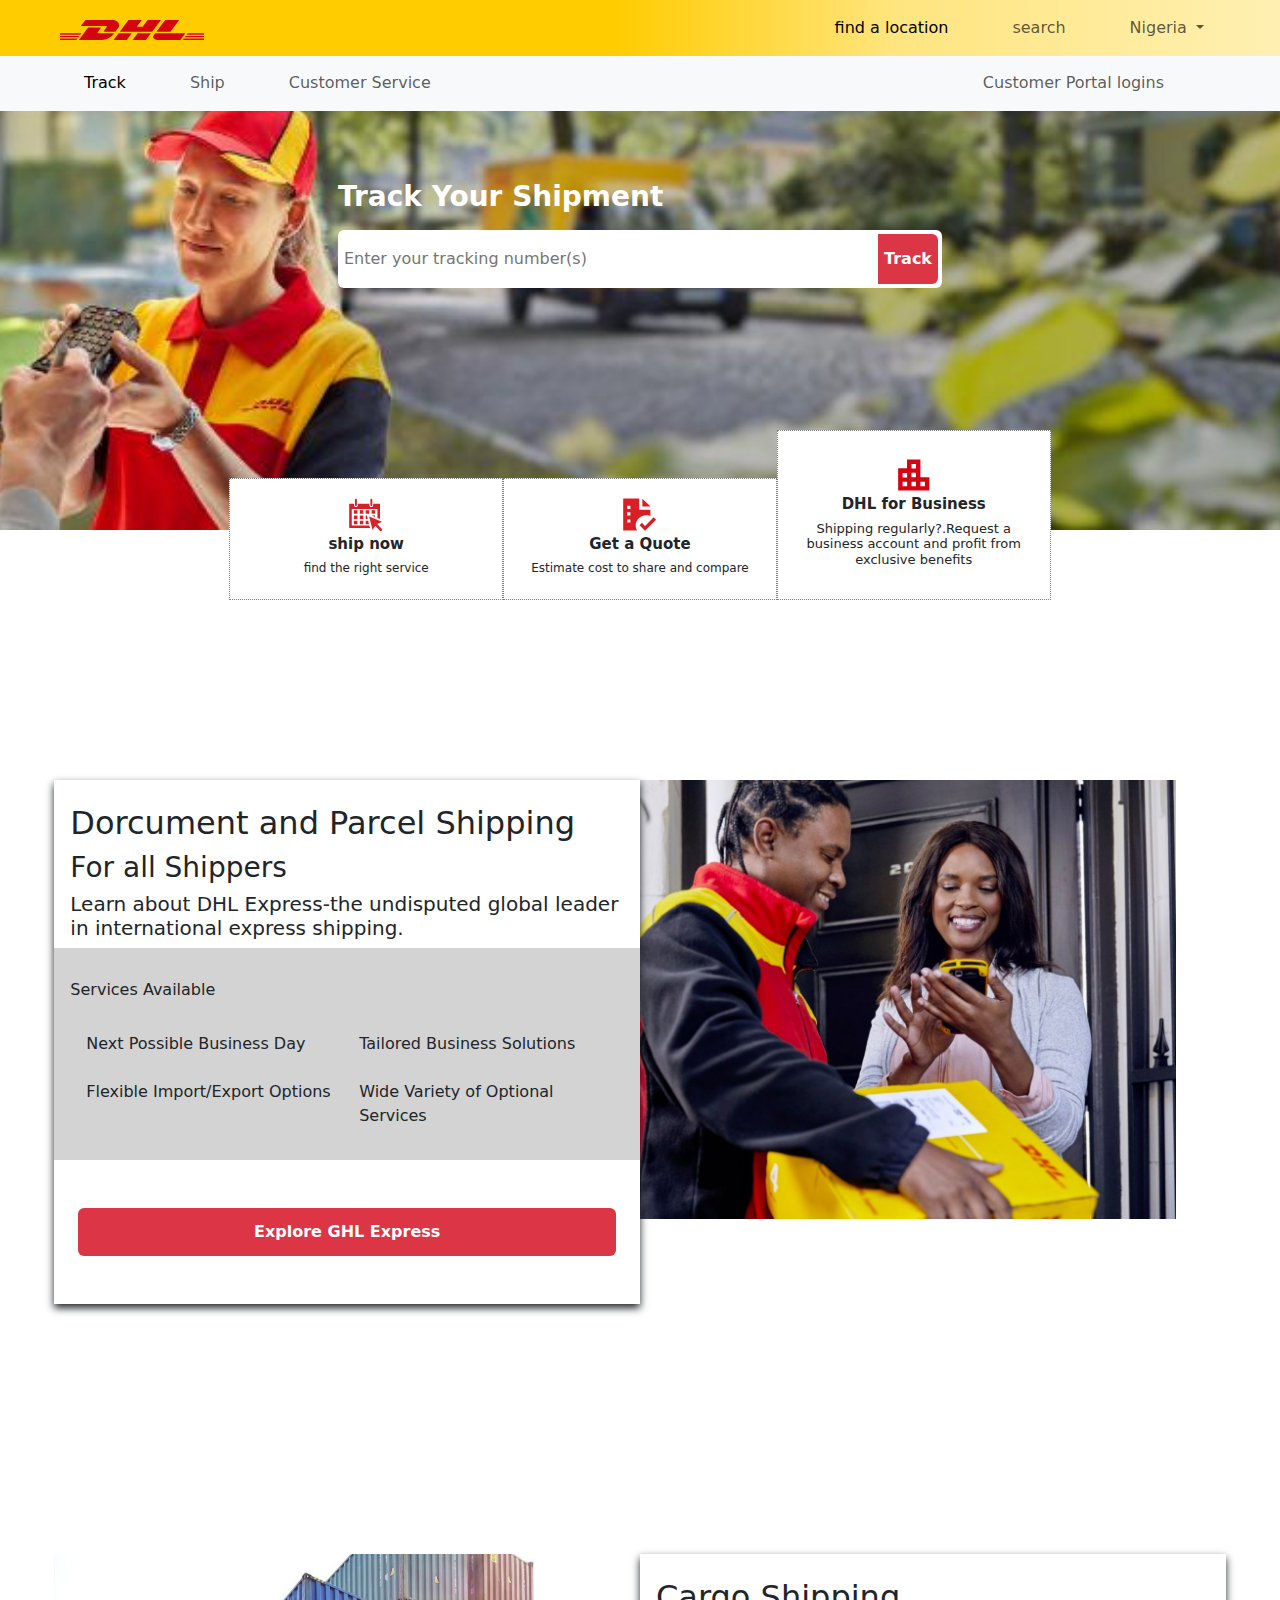
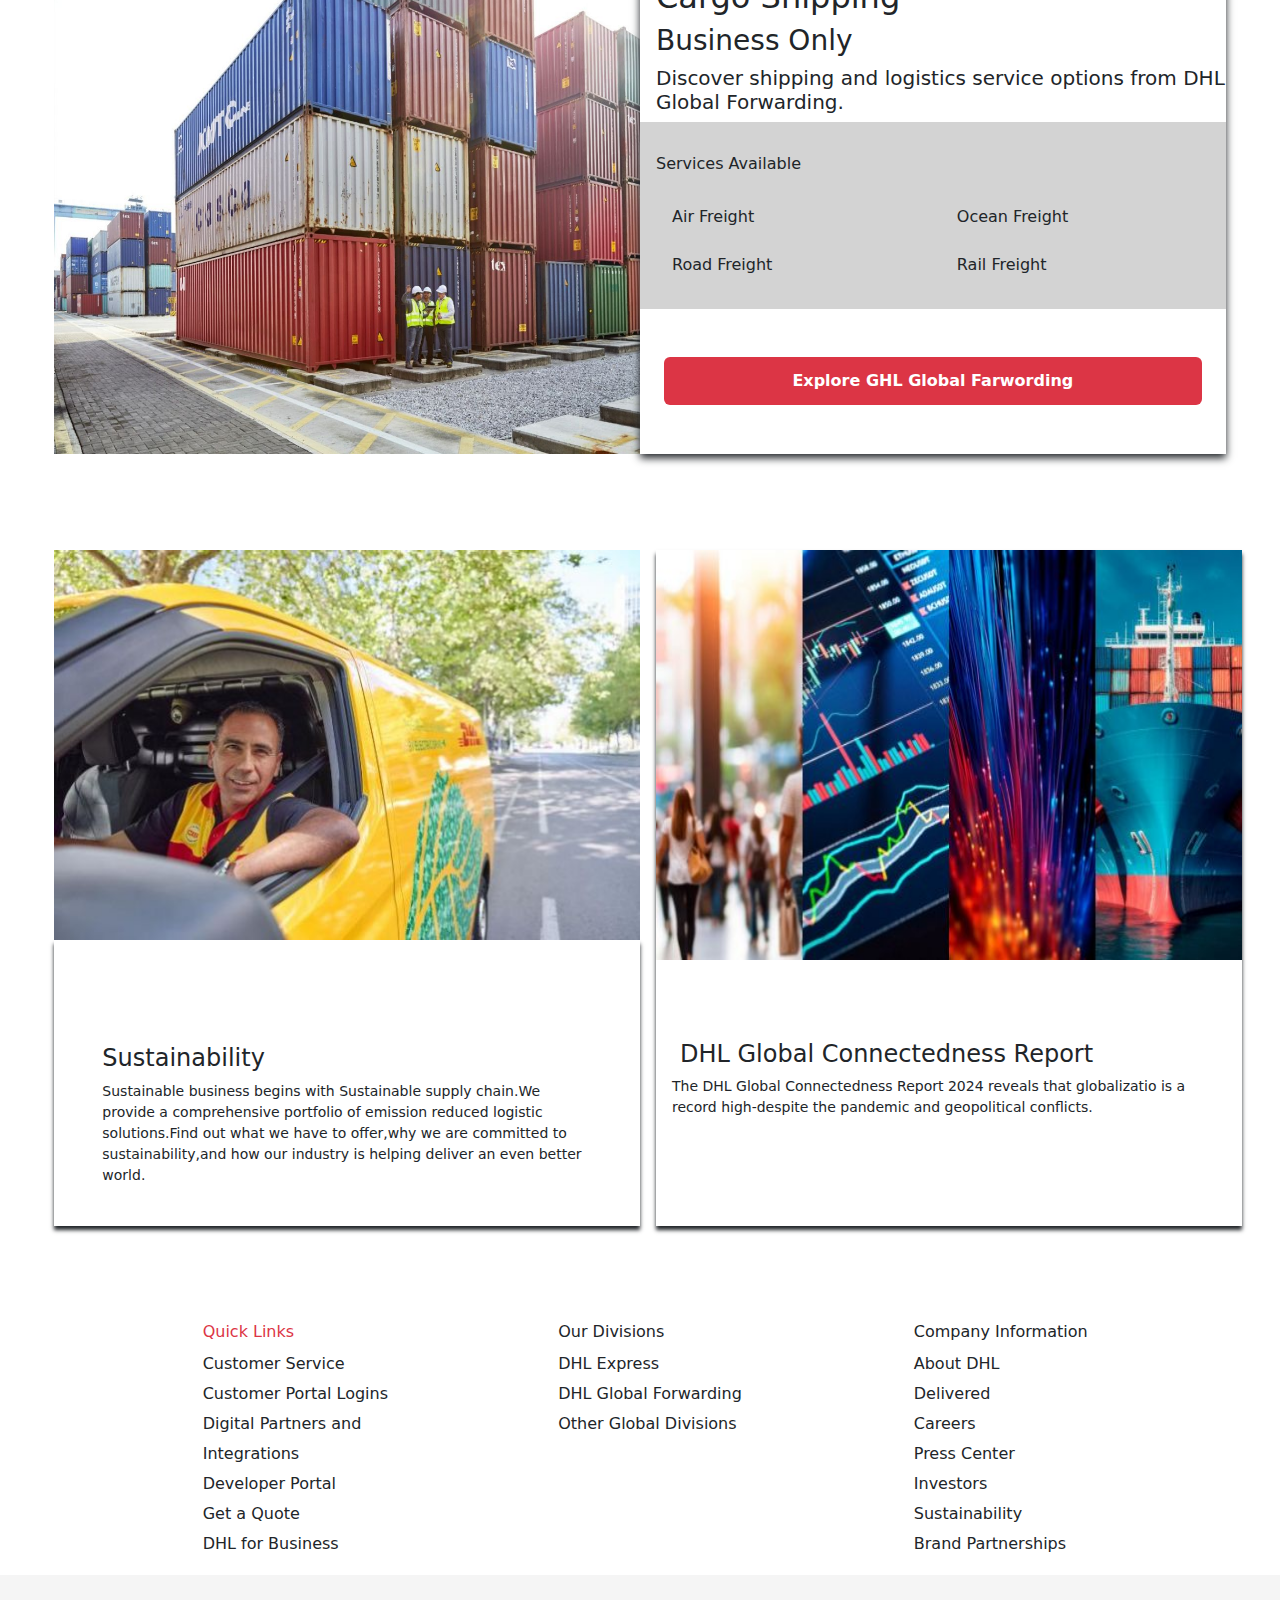
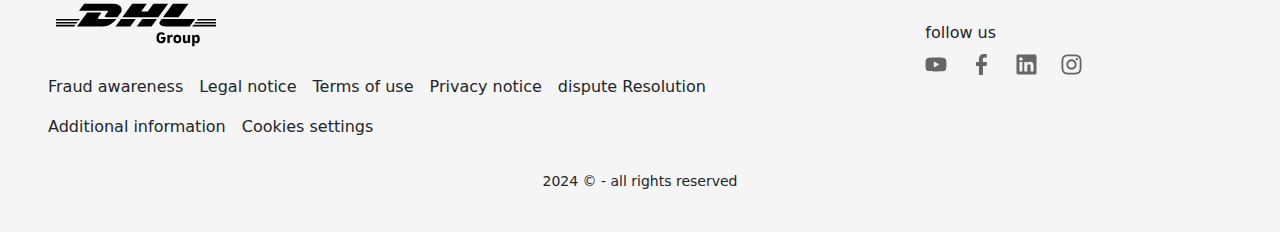
<file: index.html>
<!DOCTYPE html>
<html lang="en">
<head>
    <meta charset="UTF-8">
    <meta name="viewport" content="width=device-width, initial-scale=1.0">
    <title>Document</title>
    <link rel="stylesheet" href="https://cdnjs.cloudflare.com/ajax/libs/font-awesome/6.6.0/css/all.min.css"/>
    <link rel="stylesheet" href="new.css">
    <link rel="stylesheet" href="bootstrap-5.3.3-dist/bootstrap-5.3.3-dist/css/bootstrap.css">
</head>
<body>
    <nav class="navbar bb navbar-expand-lg bg-body-tertiary position-fixed">
        <div class="container-fluid">
          <a class="navbar-brand" href="#"><img class="ms-5" src="/dndlogo2.svg" alt=""></a>
          <button class="navbar-toggler" type="button" data-bs-toggle="collapse" data-bs-target="#navbarSupportedContent" aria-controls="navbarSupportedContent" aria-expanded="false" aria-label="Toggle navigation">
            <span class="navbar-toggler-icon"></span>
          </button>
          <div class="collapse navbar-collapse " id="navbarSupportedContent">
            <ul class="navbar-nav ms-auto me-5 gap-5 mb-2 mb-lg-0">
              <li class="nav-item">
                <a class="nav-link active" aria-current="page" href="#">find a location</a>
              </li>
              <li class="nav-item">
                <a class="nav-link" href="#">search</a>
              </li>
              <li class="nav-item dropdown">
                <a class="nav-link dropdown-toggle me-2" href="#" role="button" data-bs-toggle="dropdown" aria-expanded="false">
                  Nigeria
                </a>
                <!-- <ul class="dropdown-menu">
                  <li><a class="dropdown-item" href="#">Action</a></li>
                  <li><a class="dropdown-item" href="#">Another action</a></li>
                  <li><hr class="dropdown-divider"></li>
                  <li><a class="dropdown-item" href="#">Something else here</a></li>
                </ul> -->
              </li>
              <!-- <li class="nav-item">
                <a class="nav-link disabled" aria-disabled="true">Disabled</a>
              </li> -->
            </ul>
            <!-- <form class="d-flex" role="search">
              <input class="form-control me-2" type="search" placeholder="Search" aria-label="Search">
              <button class="btn btn-outline-success" type="submit">Search</button>
            </form> -->
          </div>
        </div>
      </nav>
      <nav class="navbar d-none d-md-flex cc navbar-expand-lg bg-body-tertiary ">
        <div class="container-fluid">
          <!-- <a class="navbar-brand" href="#">Navbar</a> -->
          <button class="navbar-toggler" type="button" data-bs-toggle="collapse" data-bs-target="#navbarSupportedContent" aria-controls="navbarSupportedContent" aria-expanded="false" aria-label="Toggle navigation">
            <span class="navbar-toggler-icon"></span>
          </button>
          <div class="collapse navbar-collapse" id="navbarSupportedContent">
            <ul class="navbar-nav ms-5 gap-5 mb-2 mb-lg-0">
              <li class="nav-item">
                <a class="nav-link active ms-3" aria-current="page" href="#">Track</a>
              </li>
              <li class="nav-item">
                <a class="nav-link" href="#">Ship</a>
              </li>
              <li class="nav-item">
                <a class="nav-link" href="#">Customer Service</a>
              </li>
              </ul>
              <ul class="navbar-nav ms-auto me-5 gap-5 mb-2 mb-lg-0">
              <li class="nav-item">
                <a class="nav-link me-5 " href="#">Customer Portal logins</a>
              </li>

              <!-- <li class="nav-item dropdown">
                <a class="nav-link dropdown-toggle" href="#" role="button" data-bs-toggle="dropdown" aria-expanded="false">
                  Dropdown
                </a>
                <ul class="dropdown-menu">
                  <li><a class="dropdown-item" href="#">Action</a></li>
                  <li><a class="dropdown-item" href="#">Another action</a></li>
                  <li><hr class="dropdown-divider"></li>
                  <li><a class="dropdown-item" href="#">Something else here</a></li>
                </ul>
              </li> -->
              <!-- <li class="nav-item">
                <a class="nav-link disabled" aria-disabled="true">Disabled</a>
              </li> -->
            </ul>
            <!-- <form class="d-flex" role="search">
              <input class="form-control me-2" type="search" placeholder="Search" aria-label="Search">
              <button class="btn btn-outline-success" type="submit">Search</button>
            </form> -->
          </div>
        </div>
      </nav>
<div>
  <div class="row tr ">
      <div class="col-lg-6 mx-auto ts p-4 ">
                <h3 class="fw-bold text-white">Track Your Shipment</h3>
         <div class="bg-white w-100 d-grid d-lg-flex p-1 rounded-2 mt-3 ;">
                <input class=" border-0 w-100" type="search" style="outline: none;height: 50px; " placeholder= "Enter your tracking number(s)">
                <button class="bg-danger flex-fill  rounded-end-2 border-0 text-white fw-bold  " style="height: 50px;">Track</button>
        </div>
            </div>
                <div class="col-lg-8 mx-auto">
                    <div class="row  rr align-items-end pt-5 px-4 gap-2 gap-md-0 ">
                        <div class="col-lg-4 bg-white ss text-center py-3 ">
                            <img src="/ship.svg" alt="" class="" width="40px">
                            <h5 style="font-size: 15px;" class="fw-bold ">ship now</h5>
                            <h6 style="font-size: 12px;">find the right service</h6>
                        </div>
                        <div class="col-lg-4 bg-white ss text-center py-3">
                            <img src="/quote.svg" alt="" class="" width="40px">
                            <h5 style="font-size: 15px ;" class="fw-bold ">Get a Quote</h5>
                            <h6 style="font-size: 12px;">Estimate cost to share and compare</h6>
                        </div>
                        <div class="col-lg-4 bg-white ss text-center py-4 ">
                            <img  src="/busi.svg" alt="" class="" width="40px" >
                            <h5 style="font-size: 15px;" class="fw-bold">DHL for Business</h5>
                            <h6 style="font-size: 13px;">Shipping regularly?.Request a business account and profit from exclusive benefits</h6>
                        </div>
                    </div>
                </div>
            </div>
        </div>
             <div class="row">
               <div class="col-lg-11 gg d-lg-flex mx-auto">
                    <div class=" col-lg-6 dor bg-white  ">
                  <h2 class="pt-4 ps-3 ">Dorcument and Parcel Shipping</h2>
                  <h3 class="fw-light ps-3">For all Shippers</h3>
                  <h5 class="fw-light ps-3">Learn about DHL Express-the undisputed global leader in international express shipping.</h5>
                  <div class="sa  p-2">
                    <h6 class="pt-4 ps-2">Services Available</h6>
                    <div class="row p-4 ">
                    <div class="col-lg-6">Next Possible Business Day</div>
                    <div class="col-lg-6">Tailored Business Solutions</div>
                    <div class="col-lg-6 pt-4">Flexible Import/Export Options</div>
                    <div class="col-lg-6 pt-4">Wide Variety of Optional Services</div>
                    </div>
                  </div>
                  <div class="rol py-5 px-4 ">
                    <div class="col-lg-12 d-flex">
                  <button style="height: 48px;" class="flex-fill rounded-2 bg-danger text-white border-0 fw-bold">Explore GHL Express</button>
                  </div> 
                  </div>
                     </div>
                  <div class="col-lg-6 ">
                   <img src="/doccu.jpeg" alt="" class="img-fluid" >
                  </div>
                </div>
              </div>
              <div class="row">
                <div class="col-lg-11 gh d-lg-flex flex-row-reverse mx-auto">
                     <div class=" col-lg-6 dor bg-white  ">
                   <h2 class="pt-4 ps-3 ">Cargo Shipping</h2>
                   <h3 class="fw-light ps-3">Business Only</h3>
                   <h5 class="fw-light ps-3">Discover shipping and logistics service options from DHL Global Forwarding.</h5>
                   <div class="sa  p-2">
                     <h6 class="pt-4 ps-2">Services Available</h6>
                     <div class="row ps-4  "> 
                     <div class="col-lg-6 pt-4">Air Freight</div>
                     <div class="col-lg-6 pt-4">Ocean Freight</div>
                     <div class="col-lg-6 py-4">Road Freight</div>
                     <div class="col-lg-6 py-4">Rail Freight</div>
                     </div>
                   </div>
                   <div class="rol py-5 px-4 ">
                     <div class="col-lg-12 d-flex">
                   <button style="height: 48px;" class="flex-fill rounded-2 bg-danger text-white border-0 fw-bold">Explore GHL Global Farwording</button>
                   </div> 
                   </div>
                      </div>
                   <div class="col-lg-6 ">
                    <img src="/cargo.jpeg" alt="" class="img-fluid" >
                   </div>
                 </div>
               </div>
      <div class="row suz mt-5 ">
        <div class="col-lg-11 d-lg-flex mx-auto gap-3 mt-5">
          <div class="col-lg-6 ggs ">
            <img src="/sustain.jpeg" alt="" class="img-fluid" style="width: 100%;" >
            <div class=" suz1 px-5  py-4">
            <h4>Sustainability</h4>
            <p>Sustainable business begins with Sustainable supply chain.We provide a comprehensive portfolio of emission
               reduced logistic solutions.Find out what we have to offer,why we are committed to sustainability,and how 
               our industry is helping deliver an even better world.</p>
               </div>
          </div>
          <div class="col-lg-6 suz1 ">
            <img src="/connect.jpeg" alt=""  class="img-fluid" width="100%">
            <div class="suz1"></div>
            <h4 class="ms-4" >DHL Global Connectedness Report</h4>
             <p class="mx-3">The DHL Global Connectedness Report 2024 reveals that globalizatio is a record high-despite the pandemic and geopolitical conflicts.</p>
            
          </div>
        </div>
      </div>

      <div class="rol mt-5 ggg">
        <div class="col-lg-10 d-lg-flex mx-lg-auto">
        <div class="col-lg-4 ps-5 ">
          <h6 class="text-danger ms-5 mt-5">Quick Links</h6>
            <ol class="ms-3">
         <li> Customer Service</li>
         <li> Customer Portal Logins</li>
         <li>Digital Partners and Integrations</li>
         <li>Developer Portal </li>
         <li>Get a Quote</li>
         <li>DHL for Business</li>
          </ol>
        </div>
        <div class="col-lg-4 ps-5">
          <h6 class="ms-5 mt-5">Our Divisions</h6>
          <ol class="ms-3 mt-2">
         <li> DHL Express</li>
          <li>DHL Global Forwarding</li>
          <li>Other Global Divisions</li>
          </ol>
        </div>
        <div class="col-lg-4 ps-5">
          <h6 class="ms-5 mt-5">Company Information</h6>
          <ol class="ms-3">
          <li>About DHL</li>
          <li>Delivered</li> 
          <li>Careers</li>
          <li>Press Center
          <li>Investors </li>
          <li>Sustainability</li>
          <li>Brand Partnerships</li>
        </ol>
        </div>
        </div>
      </div>
      <div class="row dgroup ">
        <div class="col-12 d-lg-flex ">
            <div class="col-lg-8  ps-5">
              <img class="mt-4 ms-2" src="/ghlgroup.svg" alt="">
                  <div class="d-flex  flex-wrap gap-3 pt-4 " style="font-size: 16px;">
                    <div >Fraud awareness</div>
                    <div>Legal notice</div>
                    <div>Terms of use</div>
                    <div>Privacy notice</div>
                    <div>dispute Resolution</div>
                    <div>Additional information</div>
                    <div>Cookies settings</div>
                  </div>
            </div>
            <div class="col pt-5 ps-5">
              <h6 class="ps-4">follow us</h6>
              <div class="d-lg-flex gap-4 ps-4 pt-1"> 
                <img src="/youtube.svg" alt="" width="6%" > 
                <img src="/acebook.svg" alt=""  width="6%"> 
                <img src="/in.svg" alt=""  width="6%">
                <img src="/insta.svg" alt=""  width="6%"></div>
            </div>
        </div>
          <p class="text-center mt-2 py-4" style="font-size: 14px;">2024 © - all rights reserved</p>
      </div>
  
</body>
</html>
</file>
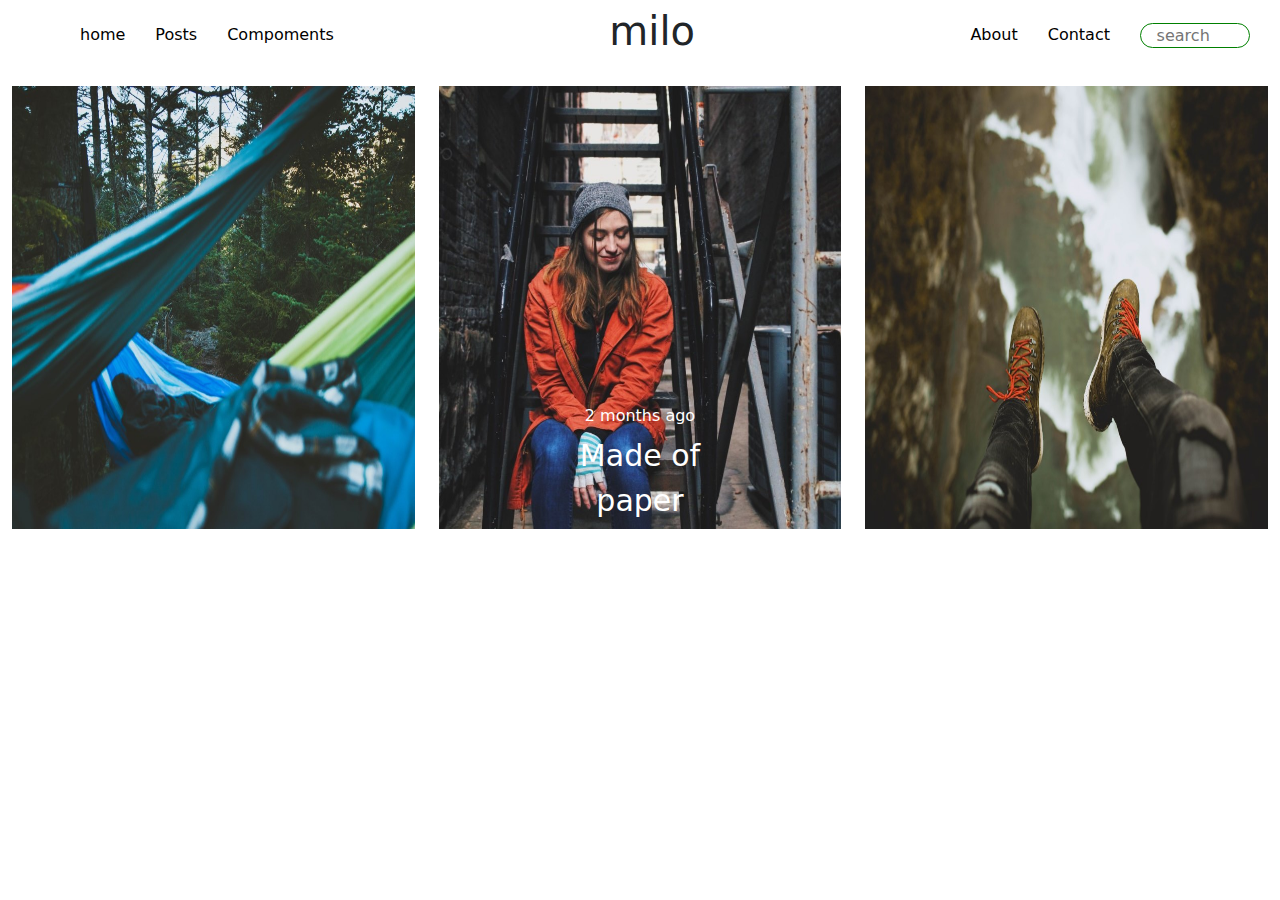
<file: featuredpost.html>
<!DOCTYPE html>
<html lang="en">
<head>
    <meta charset="UTF-8">
    <meta name="viewport" content="width=device-width, initial-scale=1.0">
    <title>Document</title>
    <link rel="stylesheet" href="bootstrap-5.3.3-dist/bootstrap-5.3.3-dist/css/bootstrap.css">
    <link rel="stylesheet" href="featured.css">
</head>
<body>
    <nav>
        <div class="firstt">
        <a href="">home</a>
        <a href="">Posts</a>
        <a href="">Compoments</a>
        </div>
         <h3>milo</h3>
         <div class="thirdd">
         <a href="">About</a>
         <a href="">Contact</a>
         <input type="search" placeholder="&emsp13;&emsp13; search">
         </div>
    </nav>
    <div class="row mx-auto mt-3 ">
        <div class="col-sm-12 col-lg-4">
            <img src="/12.jpg" alt="" class="img-fluid ">
            <div class="peeee">
            <p class="h6">2 years ago</p>
            <p>Sing about love</p>
            </div>
        </div>
        <div class="col-sm-12 col-lg-4">
            <img src="/5.jpg" alt="" class="img-fluid ">
            <div class="qeee">
                <p class="h6">2 months ago</p>
                <p>Made of paper</p>
            </div>
        </div>
        <div class="col-sm-12 col-lg-4">
            <img src="/22.jpg" alt="" class="img-fluid ">
            <div class="reee">
                <p class="h6">2 years ago</p>
                <p>The blind man</p>
            </div>
        </div>
    </div>

</body>
</html>
</file>
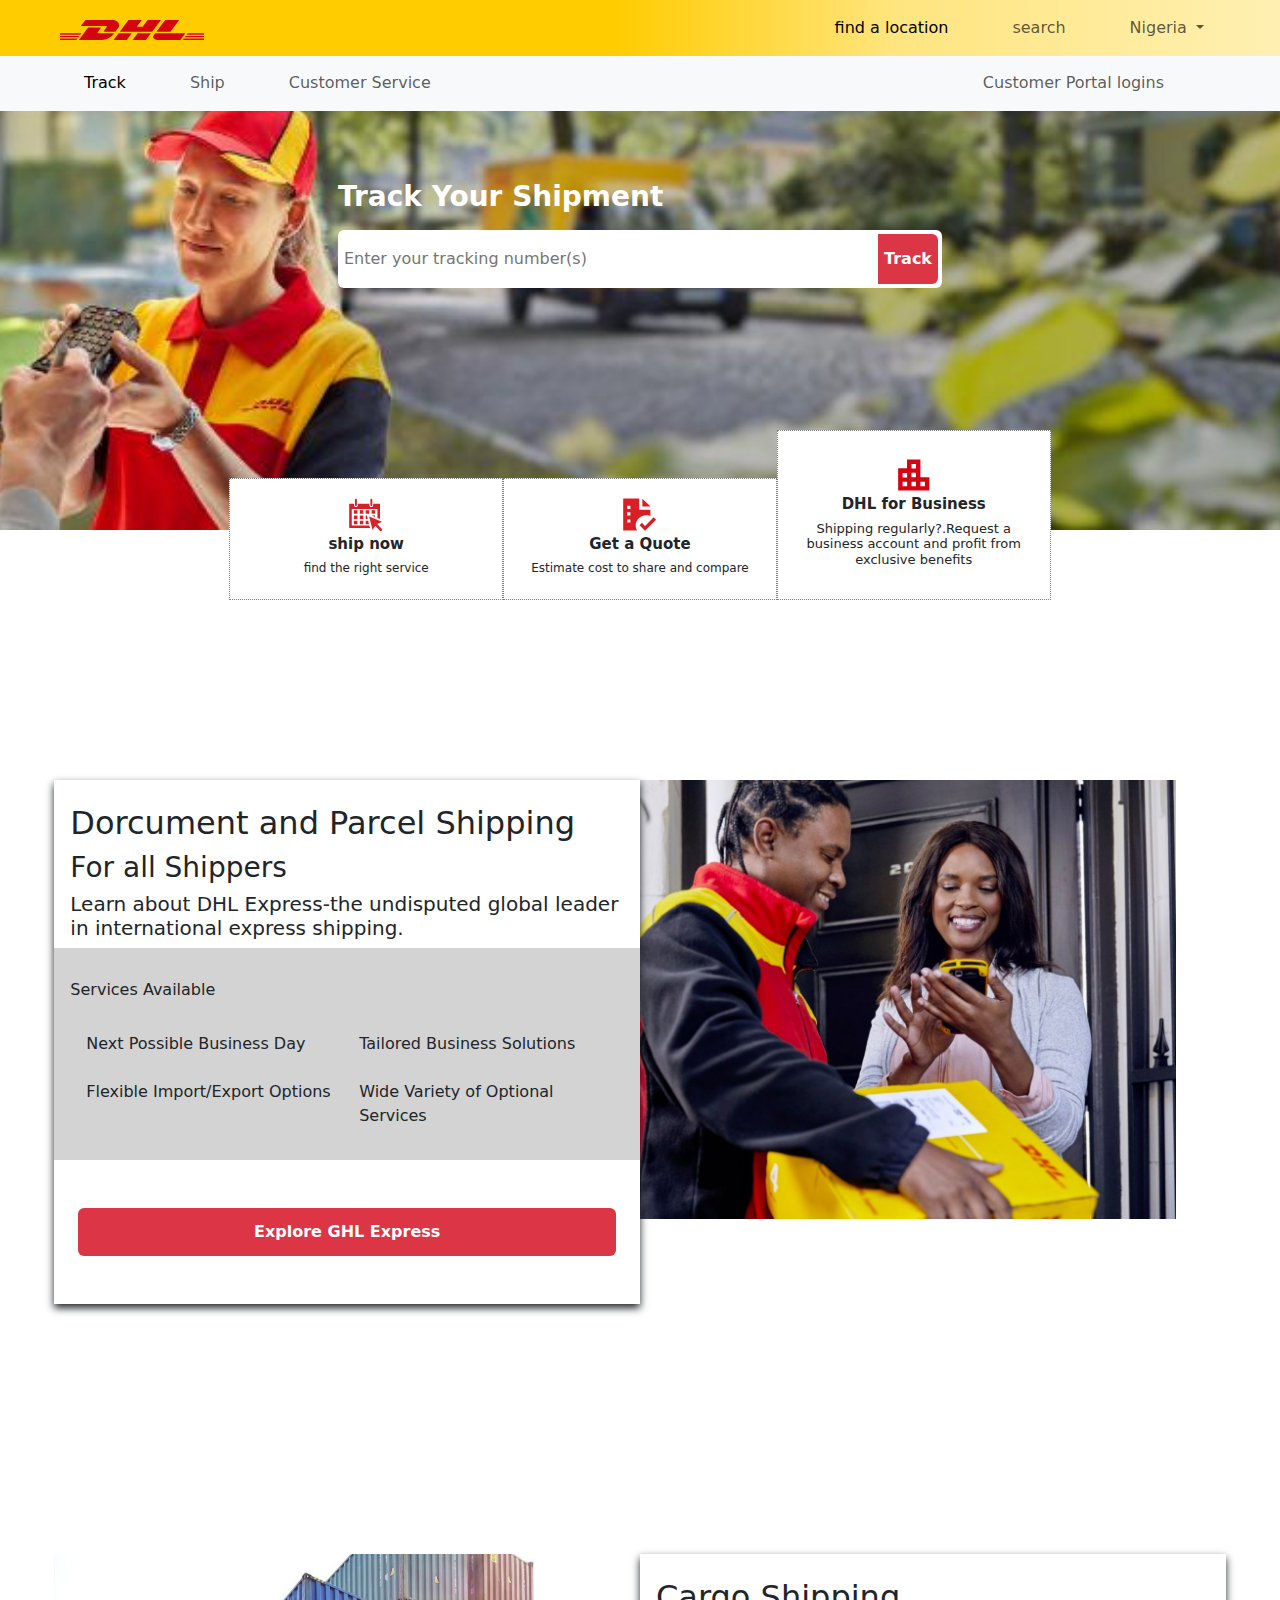
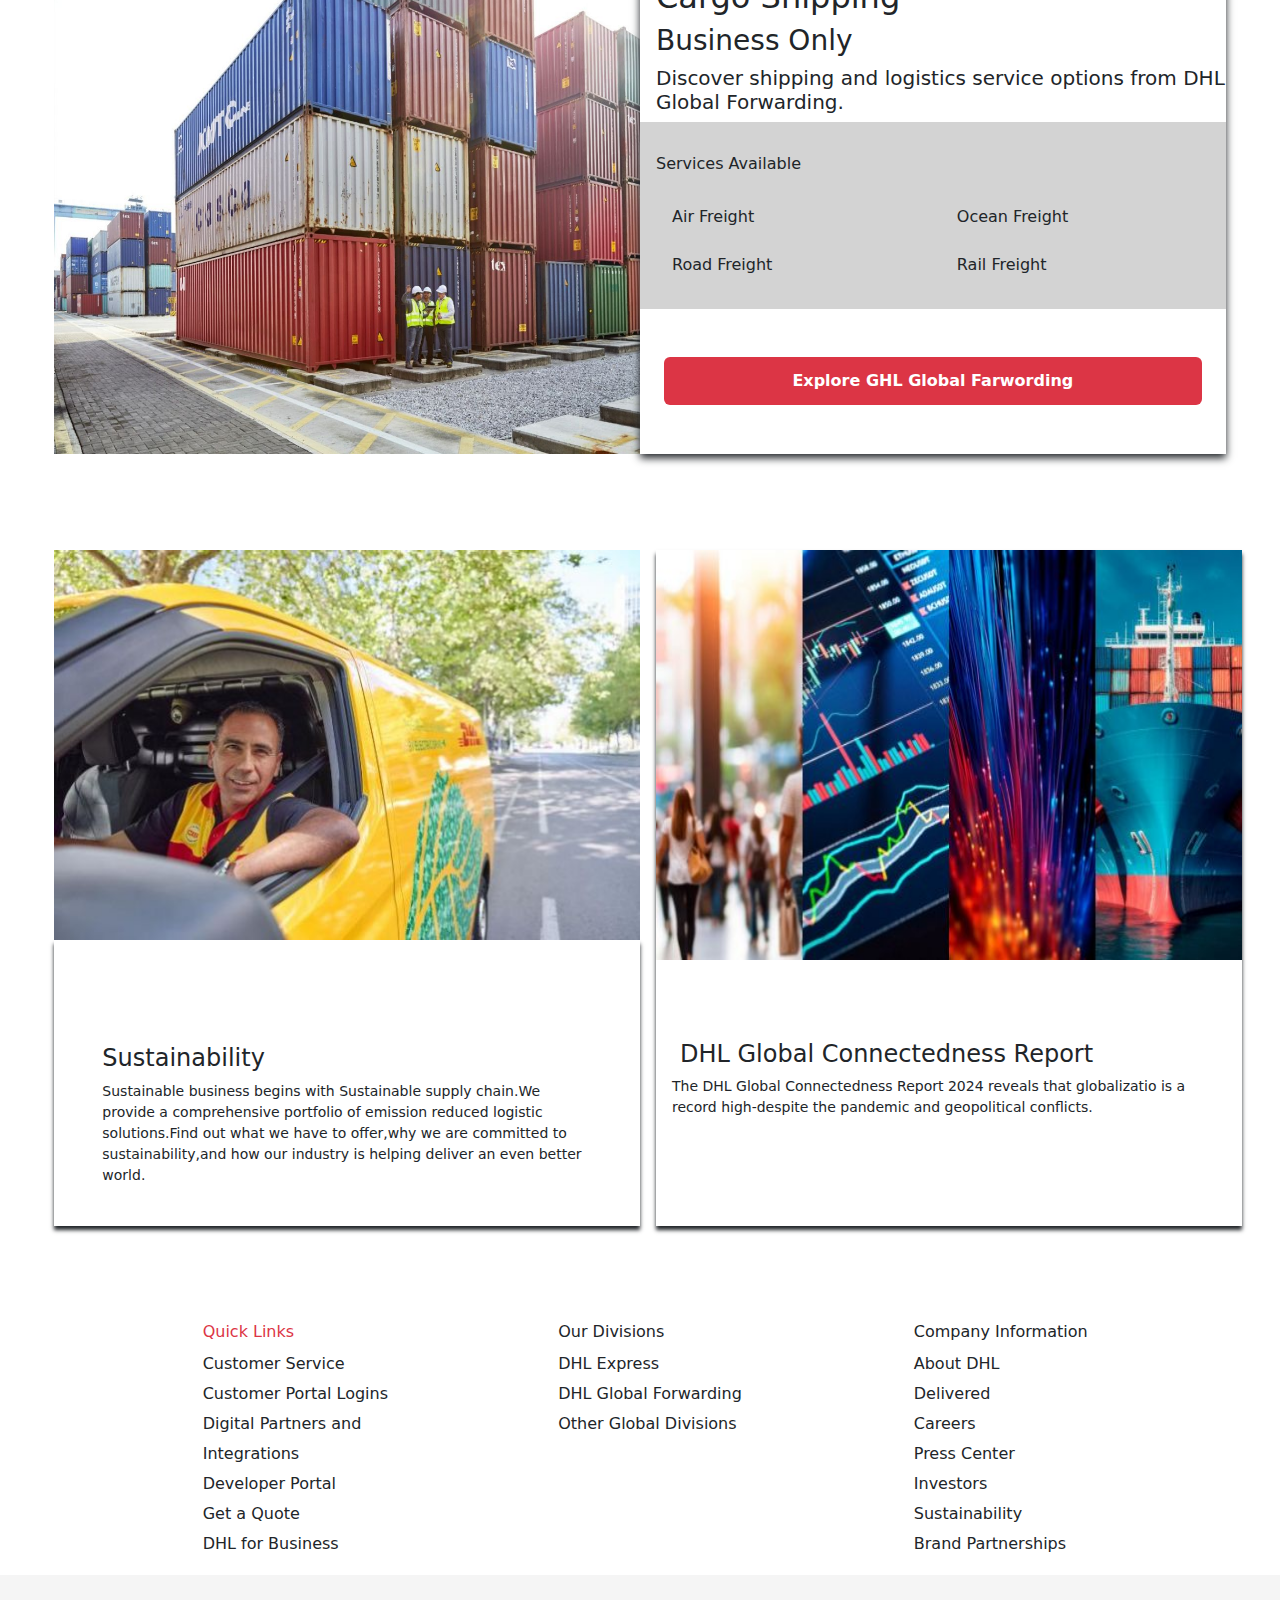
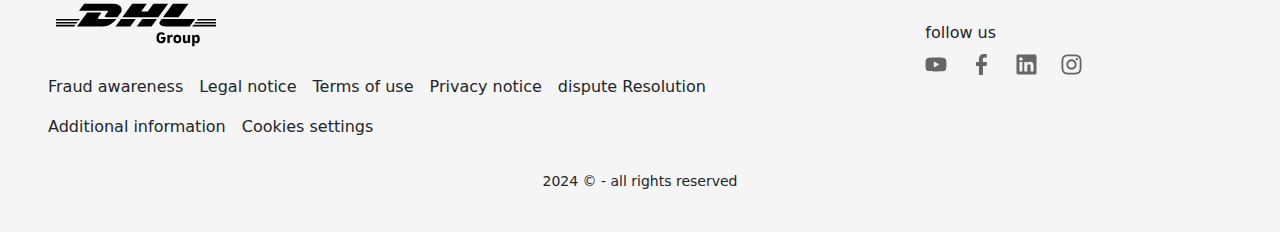
<file: new.html>
<!DOCTYPE html>
<html lang="en">
<head>
    <meta charset="UTF-8">
    <meta name="viewport" content="width=device-width, initial-scale=1.0">
    <title>Document</title>
    <link rel="stylesheet" href="https://cdnjs.cloudflare.com/ajax/libs/font-awesome/6.6.0/css/all.min.css"/>
    <link rel="stylesheet" href="new.css">
    <link rel="stylesheet" href="bootstrap-5.3.3-dist/bootstrap-5.3.3-dist/css/bootstrap.css">
</head>
<body>
    <nav class="navbar bb navbar-expand-lg bg-body-tertiary position-fixed">
        <div class="container-fluid">
          <a class="navbar-brand" href="#"><img class="ms-5" src="/dndlogo2.svg" alt=""></a>
          <button class="navbar-toggler" type="button" data-bs-toggle="collapse" data-bs-target="#navbarSupportedContent" aria-controls="navbarSupportedContent" aria-expanded="false" aria-label="Toggle navigation">
            <span class="navbar-toggler-icon"></span>
          </button>
          <div class="collapse navbar-collapse " id="navbarSupportedContent">
            <ul class="navbar-nav ms-auto me-5 gap-5 mb-2 mb-lg-0">
              <li class="nav-item">
                <a class="nav-link active" aria-current="page" href="#">find a location</a>
              </li>
              <li class="nav-item">
                <a class="nav-link" href="#">search</a>
              </li>
              <li class="nav-item dropdown">
                <a class="nav-link dropdown-toggle me-2" href="#" role="button" data-bs-toggle="dropdown" aria-expanded="false">
                  Nigeria
                </a>
                <!-- <ul class="dropdown-menu">
                  <li><a class="dropdown-item" href="#">Action</a></li>
                  <li><a class="dropdown-item" href="#">Another action</a></li>
                  <li><hr class="dropdown-divider"></li>
                  <li><a class="dropdown-item" href="#">Something else here</a></li>
                </ul> -->
              </li>
              <!-- <li class="nav-item">
                <a class="nav-link disabled" aria-disabled="true">Disabled</a>
              </li> -->
            </ul>
            <!-- <form class="d-flex" role="search">
              <input class="form-control me-2" type="search" placeholder="Search" aria-label="Search">
              <button class="btn btn-outline-success" type="submit">Search</button>
            </form> -->
          </div>
        </div>
      </nav>
      <nav class="navbar d-none d-md-flex cc navbar-expand-lg bg-body-tertiary ">
        <div class="container-fluid">
          <!-- <a class="navbar-brand" href="#">Navbar</a> -->
          <button class="navbar-toggler" type="button" data-bs-toggle="collapse" data-bs-target="#navbarSupportedContent" aria-controls="navbarSupportedContent" aria-expanded="false" aria-label="Toggle navigation">
            <span class="navbar-toggler-icon"></span>
          </button>
          <div class="collapse navbar-collapse" id="navbarSupportedContent">
            <ul class="navbar-nav ms-5 gap-5 mb-2 mb-lg-0">
              <li class="nav-item">
                <a class="nav-link active ms-3" aria-current="page" href="#">Track</a>
              </li>
              <li class="nav-item">
                <a class="nav-link" href="#">Ship</a>
              </li>
              <li class="nav-item">
                <a class="nav-link" href="#">Customer Service</a>
              </li>
              </ul>
              <ul class="navbar-nav ms-auto me-5 gap-5 mb-2 mb-lg-0">
              <li class="nav-item">
                <a class="nav-link me-5 " href="#">Customer Portal logins</a>
              </li>

              <!-- <li class="nav-item dropdown">
                <a class="nav-link dropdown-toggle" href="#" role="button" data-bs-toggle="dropdown" aria-expanded="false">
                  Dropdown
                </a>
                <ul class="dropdown-menu">
                  <li><a class="dropdown-item" href="#">Action</a></li>
                  <li><a class="dropdown-item" href="#">Another action</a></li>
                  <li><hr class="dropdown-divider"></li>
                  <li><a class="dropdown-item" href="#">Something else here</a></li>
                </ul>
              </li> -->
              <!-- <li class="nav-item">
                <a class="nav-link disabled" aria-disabled="true">Disabled</a>
              </li> -->
            </ul>
            <!-- <form class="d-flex" role="search">
              <input class="form-control me-2" type="search" placeholder="Search" aria-label="Search">
              <button class="btn btn-outline-success" type="submit">Search</button>
            </form> -->
          </div>
        </div>
      </nav>
<div>
  <div class="row tr ">
      <div class="col-lg-6 mx-auto ts p-4 ">
                <h3 class="fw-bold text-white">Track Your Shipment</h3>
         <div class="bg-white w-100 d-grid d-lg-flex p-1 rounded-2 mt-3 ;">
                <input class=" border-0 w-100" type="search" style="outline: none;height: 50px; " placeholder= "Enter your tracking number(s)">
                <button class="bg-danger flex-fill  rounded-end-2 border-0 text-white fw-bold  " style="height: 50px;">Track</button>
        </div>
            </div>
                <div class="col-lg-8 mx-auto">
                    <div class="row  rr align-items-end pt-5 px-4 gap-2 gap-md-0 ">
                        <div class="col-lg-4 bg-white ss text-center py-3 ">
                            <img src="/ship.svg" alt="" class="" width="40px">
                            <h5 style="font-size: 15px;" class="fw-bold ">ship now</h5>
                            <h6 style="font-size: 12px;">find the right service</h6>
                        </div>
                        <div class="col-lg-4 bg-white ss text-center py-3">
                            <img src="/quote.svg" alt="" class="" width="40px">
                            <h5 style="font-size: 15px ;" class="fw-bold ">Get a Quote</h5>
                            <h6 style="font-size: 12px;">Estimate cost to share and compare</h6>
                        </div>
                        <div class="col-lg-4 bg-white ss text-center py-4 ">
                            <img  src="/busi.svg" alt="" class="" width="40px" >
                            <h5 style="font-size: 15px;" class="fw-bold">DHL for Business</h5>
                            <h6 style="font-size: 13px;">Shipping regularly?.Request a business account and profit from exclusive benefits</h6>
                        </div>
                    </div>
                </div>
            </div>
        </div>
             <div class="row">
               <div class="col-lg-11 gg d-lg-flex mx-auto">
                    <div class=" col-lg-6 dor bg-white  ">
                  <h2 class="pt-4 ps-3 ">Dorcument and Parcel Shipping</h2>
                  <h3 class="fw-light ps-3">For all Shippers</h3>
                  <h5 class="fw-light ps-3">Learn about DHL Express-the undisputed global leader in international express shipping.</h5>
                  <div class="sa  p-2">
                    <h6 class="pt-4 ps-2">Services Available</h6>
                    <div class="row p-4 ">
                    <div class="col-lg-6">Next Possible Business Day</div>
                    <div class="col-lg-6">Tailored Business Solutions</div>
                    <div class="col-lg-6 pt-4">Flexible Import/Export Options</div>
                    <div class="col-lg-6 pt-4">Wide Variety of Optional Services</div>
                    </div>
                  </div>
                  <div class="rol py-5 px-4 ">
                    <div class="col-lg-12 d-flex">
                  <button style="height: 48px;" class="flex-fill rounded-2 bg-danger text-white border-0 fw-bold">Explore GHL Express</button>
                  </div> 
                  </div>
                     </div>
                  <div class="col-lg-6 ">
                   <img src="/doccu.jpeg" alt="" class="img-fluid" >
                  </div>
                </div>
              </div>
              <div class="row">
                <div class="col-lg-11 gh d-lg-flex flex-row-reverse mx-auto">
                     <div class=" col-lg-6 dor bg-white  ">
                   <h2 class="pt-4 ps-3 ">Cargo Shipping</h2>
                   <h3 class="fw-light ps-3">Business Only</h3>
                   <h5 class="fw-light ps-3">Discover shipping and logistics service options from DHL Global Forwarding.</h5>
                   <div class="sa  p-2">
                     <h6 class="pt-4 ps-2">Services Available</h6>
                     <div class="row ps-4  "> 
                     <div class="col-lg-6 pt-4">Air Freight</div>
                     <div class="col-lg-6 pt-4">Ocean Freight</div>
                     <div class="col-lg-6 py-4">Road Freight</div>
                     <div class="col-lg-6 py-4">Rail Freight</div>
                     </div>
                   </div>
                   <div class="rol py-5 px-4 ">
                     <div class="col-lg-12 d-flex">
                   <button style="height: 48px;" class="flex-fill rounded-2 bg-danger text-white border-0 fw-bold">Explore GHL Global Farwording</button>
                   </div> 
                   </div>
                      </div>
                   <div class="col-lg-6 ">
                    <img src="/cargo.jpeg" alt="" class="img-fluid" >
                   </div>
                 </div>
               </div>
      <div class="row suz mt-5 ">
        <div class="col-lg-11 d-lg-flex mx-auto gap-3 mt-5">
          <div class="col-lg-6 ggs ">
            <img src="/sustain.jpeg" alt="" class="img-fluid" style="width: 100%;" >
            <div class=" suz1 px-5  py-4">
            <h4>Sustainability</h4>
            <p>Sustainable business begins with Sustainable supply chain.We provide a comprehensive portfolio of emission
               reduced logistic solutions.Find out what we have to offer,why we are committed to sustainability,and how 
               our industry is helping deliver an even better world.</p>
               </div>
          </div>
          <div class="col-lg-6 suz1 ">
            <img src="/connect.jpeg" alt=""  class="img-fluid" width="100%">
            <div class="suz1"></div>
            <h4 class="ms-4" >DHL Global Connectedness Report</h4>
             <p class="mx-3">The DHL Global Connectedness Report 2024 reveals that globalizatio is a record high-despite the pandemic and geopolitical conflicts.</p>
            
          </div>
        </div>
      </div>

      <div class="rol mt-5 ggg">
        <div class="col-lg-10 d-lg-flex mx-lg-auto">
        <div class="col-lg-4 ps-5 ">
          <h6 class="text-danger ms-5 mt-5">Quick Links</h6>
            <ol class="ms-3">
         <li> Customer Service</li>
         <li> Customer Portal Logins</li>
         <li>Digital Partners and Integrations</li>
         <li>Developer Portal </li>
         <li>Get a Quote</li>
         <li>DHL for Business</li>
          </ol>
        </div>
        <div class="col-lg-4 ps-5">
          <h6 class="ms-5 mt-5">Our Divisions</h6>
          <ol class="ms-3 mt-2">
         <li> DHL Express</li>
          <li>DHL Global Forwarding</li>
          <li>Other Global Divisions</li>
          </ol>
        </div>
        <div class="col-lg-4 ps-5">
          <h6 class="ms-5 mt-5">Company Information</h6>
          <ol class="ms-3">
          <li>About DHL</li>
          <li>Delivered</li> 
          <li>Careers</li>
          <li>Press Center
          <li>Investors </li>
          <li>Sustainability</li>
          <li>Brand Partnerships</li>
        </ol>
        </div>
        </div>
      </div>
      <div class="row dgroup ">
        <div class="col-12 d-lg-flex ">
            <div class="col-lg-8  ps-5">
              <img class="mt-4 ms-2" src="/ghlgroup.svg" alt="">
                  <div class="d-flex  flex-wrap gap-3 pt-4 " style="font-size: 16px;">
                    <div >Fraud awareness</div>
                    <div>Legal notice</div>
                    <div>Terms of use</div>
                    <div>Privacy notice</div>
                    <div>dispute Resolution</div>
                    <div>Additional information</div>
                    <div>Cookies settings</div>
                  </div>
            </div>
            <div class="col pt-5 ps-5">
              <h6 class="ps-4">follow us</h6>
              <div class="d-lg-flex gap-4 ps-4 pt-1"> 
                <img src="/youtube.svg" alt="" width="6%" > 
                <img src="/acebook.svg" alt=""  width="6%"> 
                <img src="/in.svg" alt=""  width="6%">
                <img src="/insta.svg" alt=""  width="6%"></div>
            </div>
        </div>
          <p class="text-center mt-2 py-4" style="font-size: 14px;">2024 © - all rights reserved</p>
      </div>
  
</body>
</html>
</file>
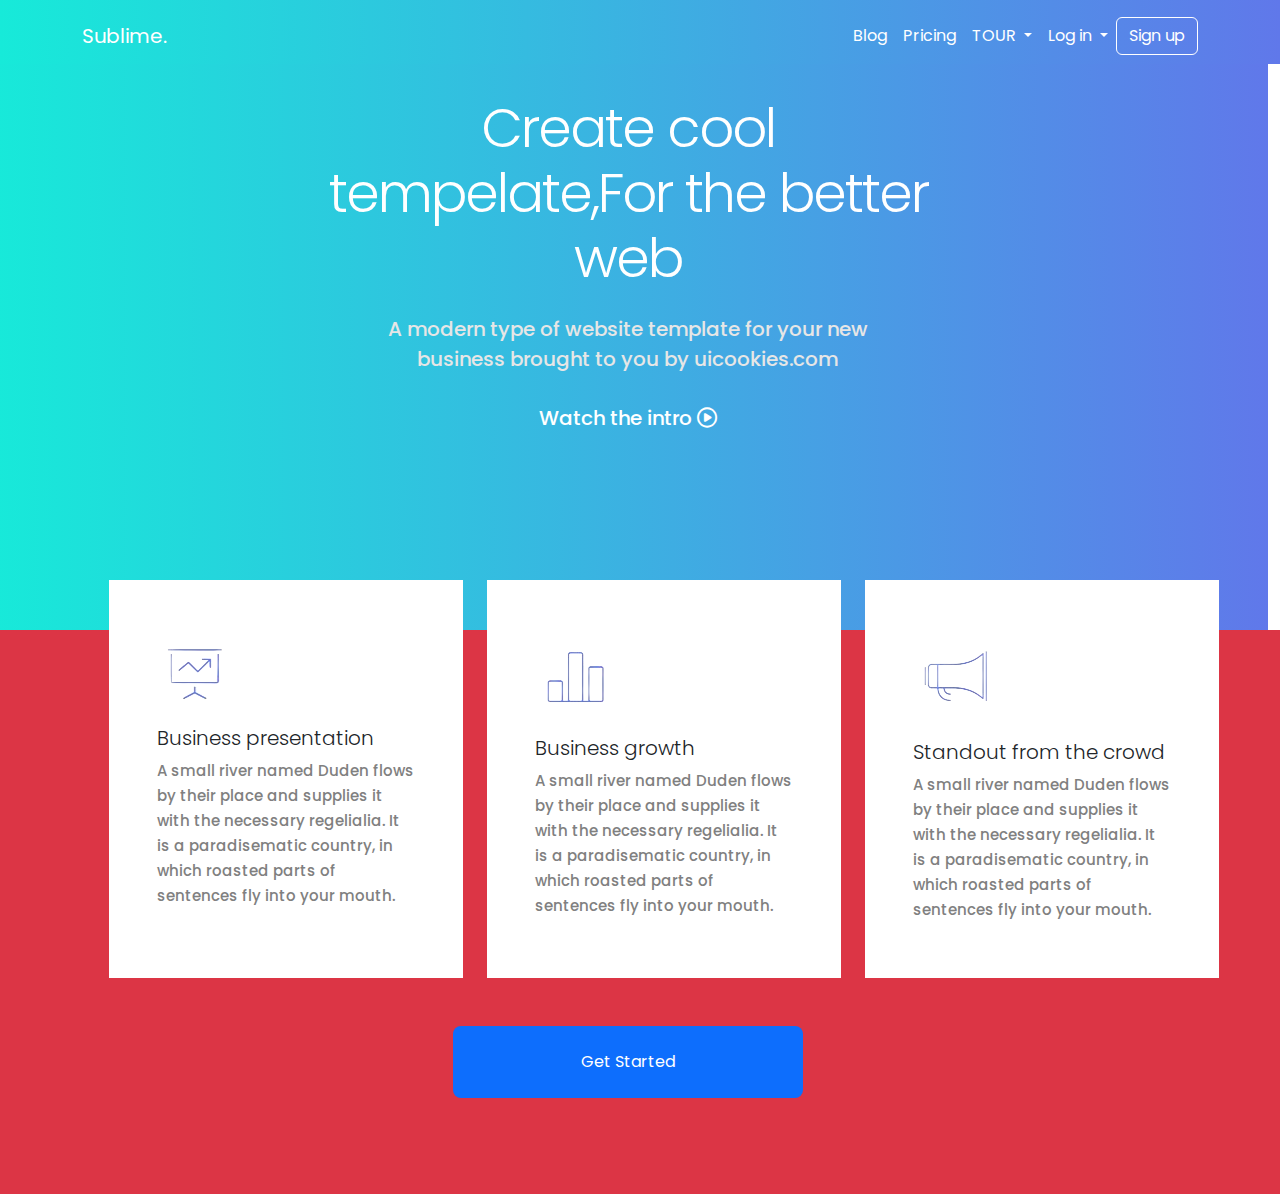
<file: two.html>
<!DOCTYPE html>
<html lang="en">
<head>
    <meta charset="UTF-8">
    <meta name="viewport" content="width=device-width, initial-scale=1.0">
    <title>Document</title>
    <link rel="stylesheet" href="https://cdnjs.cloudflare.com/ajax/libs/font-awesome/6.6.0/css/all.min.css"/>

    <link rel="stylesheet" href="bootstrap-5.3.3-dist/bootstrap-5.3.3-dist/css/bootstrap.css">
    <link rel="stylesheet" href="two.css">
    <link rel="preconnect" href="https://fonts.googleapis.com">
<link rel="preconnect" href="https://fonts.gstatic.com" crossorigin>
<link href="https://fonts.googleapis.com/css2?family=Poppins:ital,wght@0,100;0,200;0,300;0,400;0,500;0,600;0,700;0,800;0,900;1,100;1,200;1,300;1,400;1,500;1,600;1,700;1,800;1,900&display=swap" rel="stylesheet">
</head>
<body>
    <nav class="navbar tt navbar-expand-lg bg-body-tertiary">
        <div class="container mt-2">
          <a class="navbar-brand text-white" href="#">Sublime.</a>
          <button class="navbar-toggler" type="button" data-bs-toggle="collapse" data-bs-target="#navbarSupportedContent" aria-controls="navbarSupportedContent" aria-expanded="false" aria-label="Toggle navigation">
            <span class="navbar-toggler-icon"></span>
          </button>
          <div class="collapse navbar-collapse" id="navbarSupportedContent">
            <ul class="navbar-nav ms-auto mb-2 mb-lg-0">
              <li class="nav-item">
                <a class="nav-link active text-white" aria-current="page" href="#">Blog</a>
              </li>
              <li class="nav-item">
                <a class="nav-link text-white" href="#">Pricing</a>
              </li>
              <li class="nav-item dropdown">
                <a class="nav-link dropdown-toggle text-white" href="#" role="button" data-bs-toggle="dropdown" aria-expanded="false">
                  TOUR
                </a>
                <li class="nav-item dropdown">
                    <a class="nav-link dropdown-toggle text-white" href="#" role="button" data-bs-toggle="dropdown" aria-expanded="false">
                      Log in
                <ul class="dropdown-menu">
                  <li><a class="dropdown-item" href="#">Action</a></li>
                  <li><a class="dropdown-item" href="#">Another action</a></li>
                  <li><hr class="dropdown-divider"></li>
                  <li><a class="dropdown-item" href="#">Something else here</a></li>
                </ul>
              </li>
              <!-- <li class="nav-item">
                <a class="nav-link disabled" aria-disabled="true">Disabled</a>
              </li> -->
            </ul>
            <form class="d-flex" role="search">
             
              <button class="btn btn-md border-white text-white" type="submit">Sign up</button>
            </form>
          </div>
        </div>
      </nav>
   <div class="row create pb-5">
    <div class="col-lg-6  mx-auto mt-5 pb-5">
          <h2 style="font-size: 54px;letter-spacing:-2px;" class="fw-light text-white mt-5 text-center">
            Create cool tempelate,For the better web </h2>
            <div class="col-lg-10 mx-auto">
            <h4 class="text-center mt-4" style="font-size: 20px;color: rgb(230, 230, 230);font-weight: 500;line-height: 30px;">A modern type of website template for your new business brought to you by uicookies.com</h4>
            </div>
            <div class="col-lg-10  mx-auto pb-5">
              <h5 class="text-center pt-4 pb-5 text-white">Watch the intro <i class="fa-regular fa-circle-play"></i></h5>
            </div>
    </div>
   </div>

            <div class="row bg-danger buss pb-5">
              <div class="col-lg-10 mx-auto d-lg-flex gap-4 lll pb-5">
                <div class="col-lg-4 bg-white py-5 px-5">
                  <img class="pb-3" src="/bussiness-present.png" alt="">
                  <h5 class="fw-light">Business presentation</h5>
                  <h6>A small river named Duden flows by their place and supplies it with the necessary regelialia.
                   It is a paradisematic country, in which roasted parts of sentences fly into your mouth.</h6>
                </div>
                <div class="col-lg-4 bg-white  py-5  px-5">
                  <img class="pb-3" src="/business-growth.png" alt="">
                  <h5 class="fw-light">Business growth</h5>
                  <h6>A small river named Duden flows by their place and supplies it with the necessary regelialia. It is a 
                    paradisematic country, 
                    in which roasted parts of sentences fly into your mouth.</h6>
                </div>
                <div class="col-lg-4 bg-white py-5 px-5">
                  <img class="pb-3" src="/business-stand.png" alt="">
                  <h5 class="fw-light">Standout from the crowd</h5>
                  <h6>A small river named Duden flows by their place and supplies it with the necessary regelialia. It is a 
                    paradisematic country, in
                     which roasted parts of sentences fly into your mouth.</h6>
                </div>
              </div>
                      <div class="row  pb-5 ">
                      <div class="col-lg-12 text-center">
                      <button class="py-4 px-5  px-3 flex-fill   bg-primary text-white border-0 rounded-3 " style="width: 350px;">Get Started</button>
                      </div>
                      </div>
            </div>
</body>
</html>
</file>
<file: new.css>
.bb{
    background: linear-gradient(90deg, #fc0 0%, #fc0 48%,#ffe57f 70%,#fff0b2);
    z-index: 999;
    width: 100%;
}
.cc{
    background-color: white;
    position: relative;
    z-index: 333;
    width: 100%;
    top:55px;
}
.tr{
    background-image: url(/track.jpg);
    background-repeat: no-repeat;
    background-size: cover;
    /* height: 420px; */
    position: relative;
}
.ts{
    margin-top: 100px !important;
}
.rr{
    position: relative;
    bottom: -70px;
}
.ss{
    border: 1px dotted grey;
    transition: 0.1s;
}
h5:hover{

}
.ss:hover{
    h5{
        color: red;
    }
    box-shadow: 0px 4px 8px 0px;
    transform: scale(1,1);
}
.dor{
    margin-top: 0px;
    box-shadow: 0px 4px 8px 0px;
}
.sa{
    background-color: rgb(211, 211, 211);
}
.dgroup{
    background-color: whitesmoke;
}
@media (0px <= width <= 768px) {
    .rr{
        bottom: 0px;
    }
}
@media (992px <= width <= 2000px) {
    .gg{
        margin-top: 250px !important;
    }
    .gg img{
        margin-left: -50px;
    }
    .dor{
        z-index: 5;
    }
    .gh{
        margin-top: 250px !important;
    }
    .gh img{
        height: 500px;
    }
    .gh button{
        margin-top: 0px;
    }
    .suz1{
        box-shadow: 0px 4px 4px 0px;
    }
    .suz1 h4{
        margin-top: 80px;
    }
    .suz1:hover{
        h4{
            color: red;
            text-decoration-line: underline;
            transition-duration: .1s;
        }
        
    }

    .ggs:hover{
       h4{
        color: red;
        text-decoration-line: underline;
        transition-duration: .1s;

       }
    }
    .suz1 p{
        font-size: 14px;
    }
     .suz1 img{
        height: 410px;
     }
     .ggg ol{
        line-height: 30px;
     }
    
}
@media (0px <= width <= 5000px) {
    .ggg ol{
        list-style-type: none;
     }
}
</file>
<file: featured.css>
*{
    margin: 0;
    padding: 0;
    text-decoration: none;
}
nav{
    display: flex;
    justify-content: space-between;
    align-items: center;
    height: 70px;
    background-color: white;
    padding: auto;
    position: sticky;
}
nav a{
    color: black;
    text-decoration: none;
}
nav h3{
    font-size: 40px;
}
.firstt{
    margin-left: 80px;
    display: flex;
    gap: 30px;
}
.thirdd{
    display: flex;
    gap: 30px;
    margin-right: 30px;
}
input{
    border-radius: 50px;
    width: 110px;
    height: 25px;
    outline: none;
    border: 1px solid green;
}
input ::placeholder{
    align-items: center;
}
.col-lg-4:nth-child(1){
    position: relative;
}
.col-lg-4:nth-child(1):hover{
    .peeee{
        display: block ;
    }
}
.img-fluid{
    height: 110%;
}
.peeee{
    display: none;
    text-align: center;
    position: absolute;
    left: 50%;
    transform: translate(-50%);
    top: 320px;
    color: white;
}
.peeee:nth-child(2) {
    font-size: 30px;
}
.col-lg-4:nth-child(2){
    position: relative;
}
.qeee{
    text-align: center;
    position: absolute;
    top: 320px;
    left: 50%;
    transform: translate(-50%);
    color: white;
}
.qeee:nth-child(2){
    font-size:30px ;
}
.col-lg-4:nth-child(3){
    position: relative;
}
.col-lg-4:nth-child(3):hover{
    .reee{
        display: block;
    }
}
.reee:nth-child(2){
    font-size: 30px;
}
.reee{
    display: none;
    text-align: center;
    position: absolute;
    top: 320px;
    left: 50%;
    transform: translate(-50%);
    color: white;
}
/* @media (0px <= width <= 768px) {
    .navbar{
        display: none;
    }
    
} */
</file>
<file: two.css>
*{
    margin: 0;
    padding: 0;
    font-family: "Poppins", sans-serif;
}
body{
    overflow-x: hidden;
}
.tt{
    background: linear-gradient(90deg,#17ead9 0,#6078ea 100%);
    position: fixed;
    width: 100%;
    z-index: 999;
}
.tt button:hover{
    background-color: white;
    color: black !important;
}
.create{
    width: 100%;
    background: linear-gradient(90deg,#17ead9 0,#6078ea 100%);
}
.buss h6{
    font-size: 15px;
    line-height: 25px;
    color: grey;
}
@media (992px <= width <=2000px ) {
    .lll{
        margin-top: -50px;
    }
}
</file>
